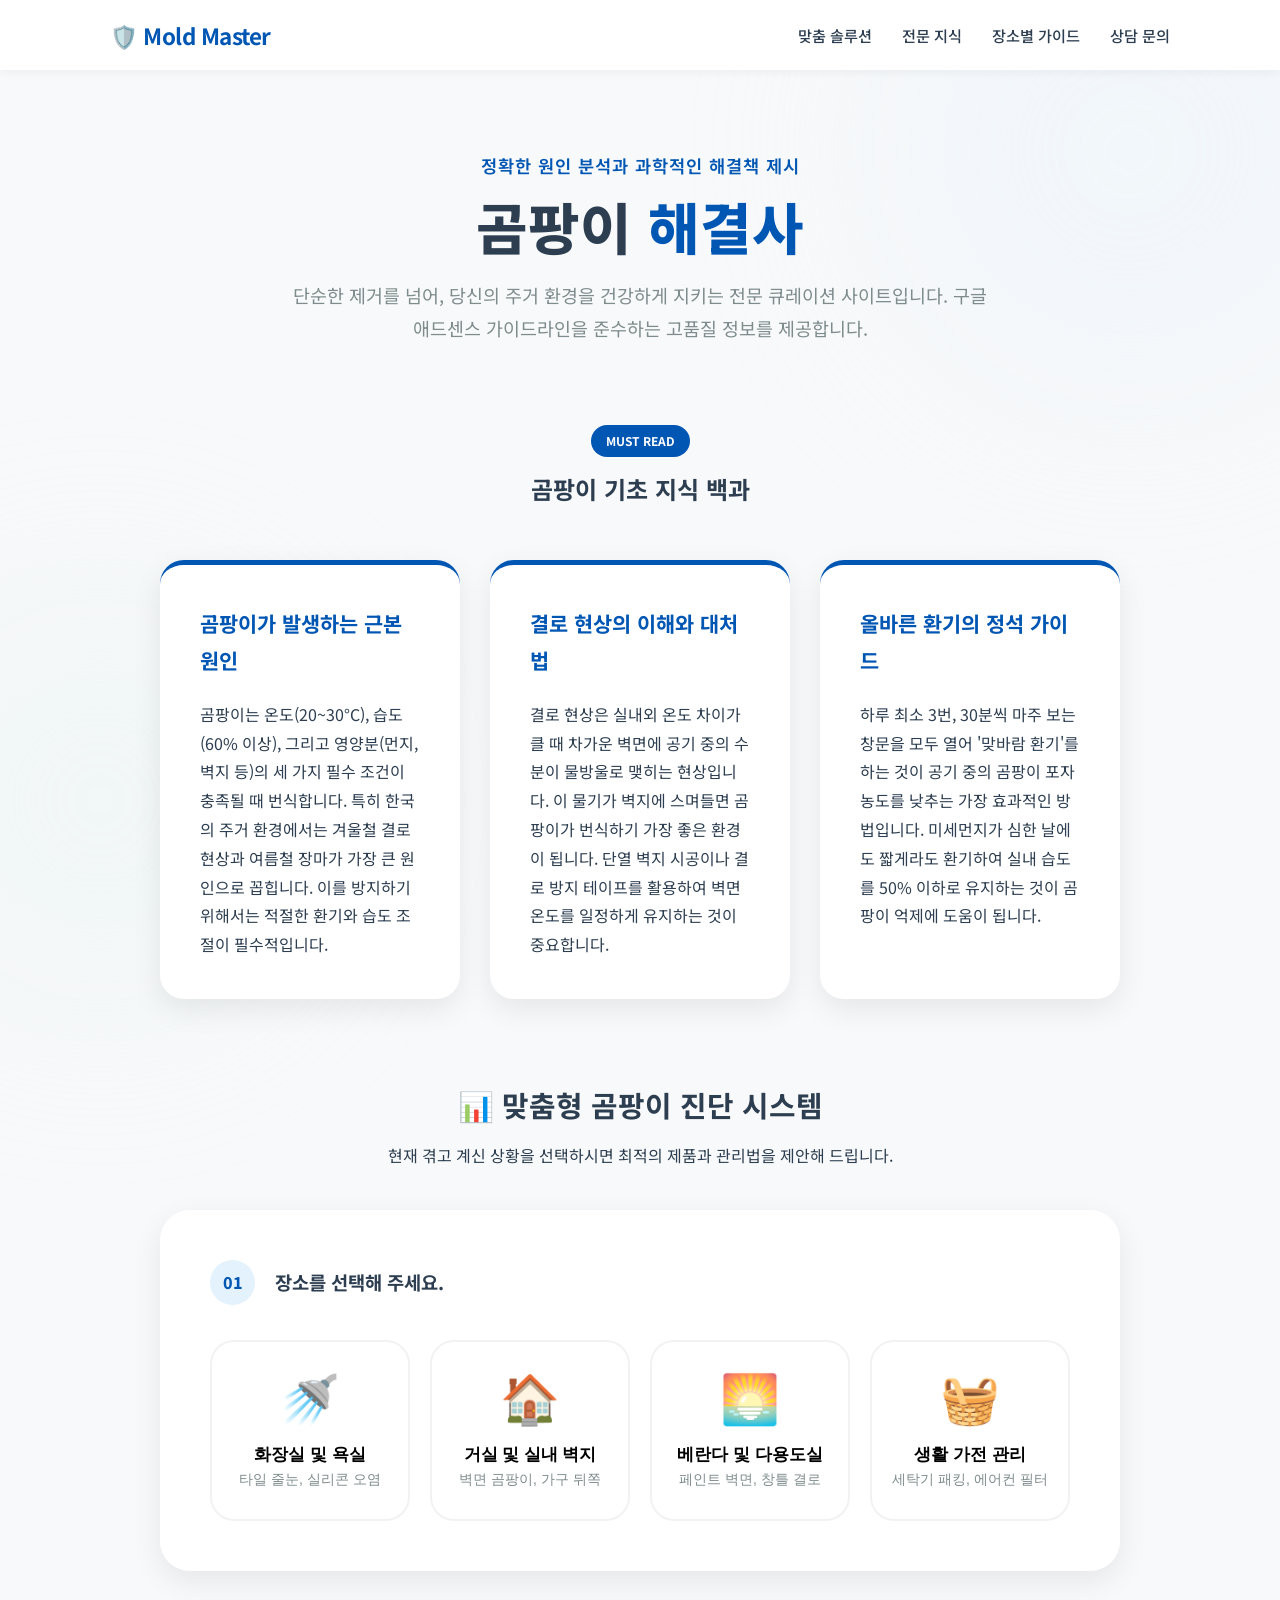
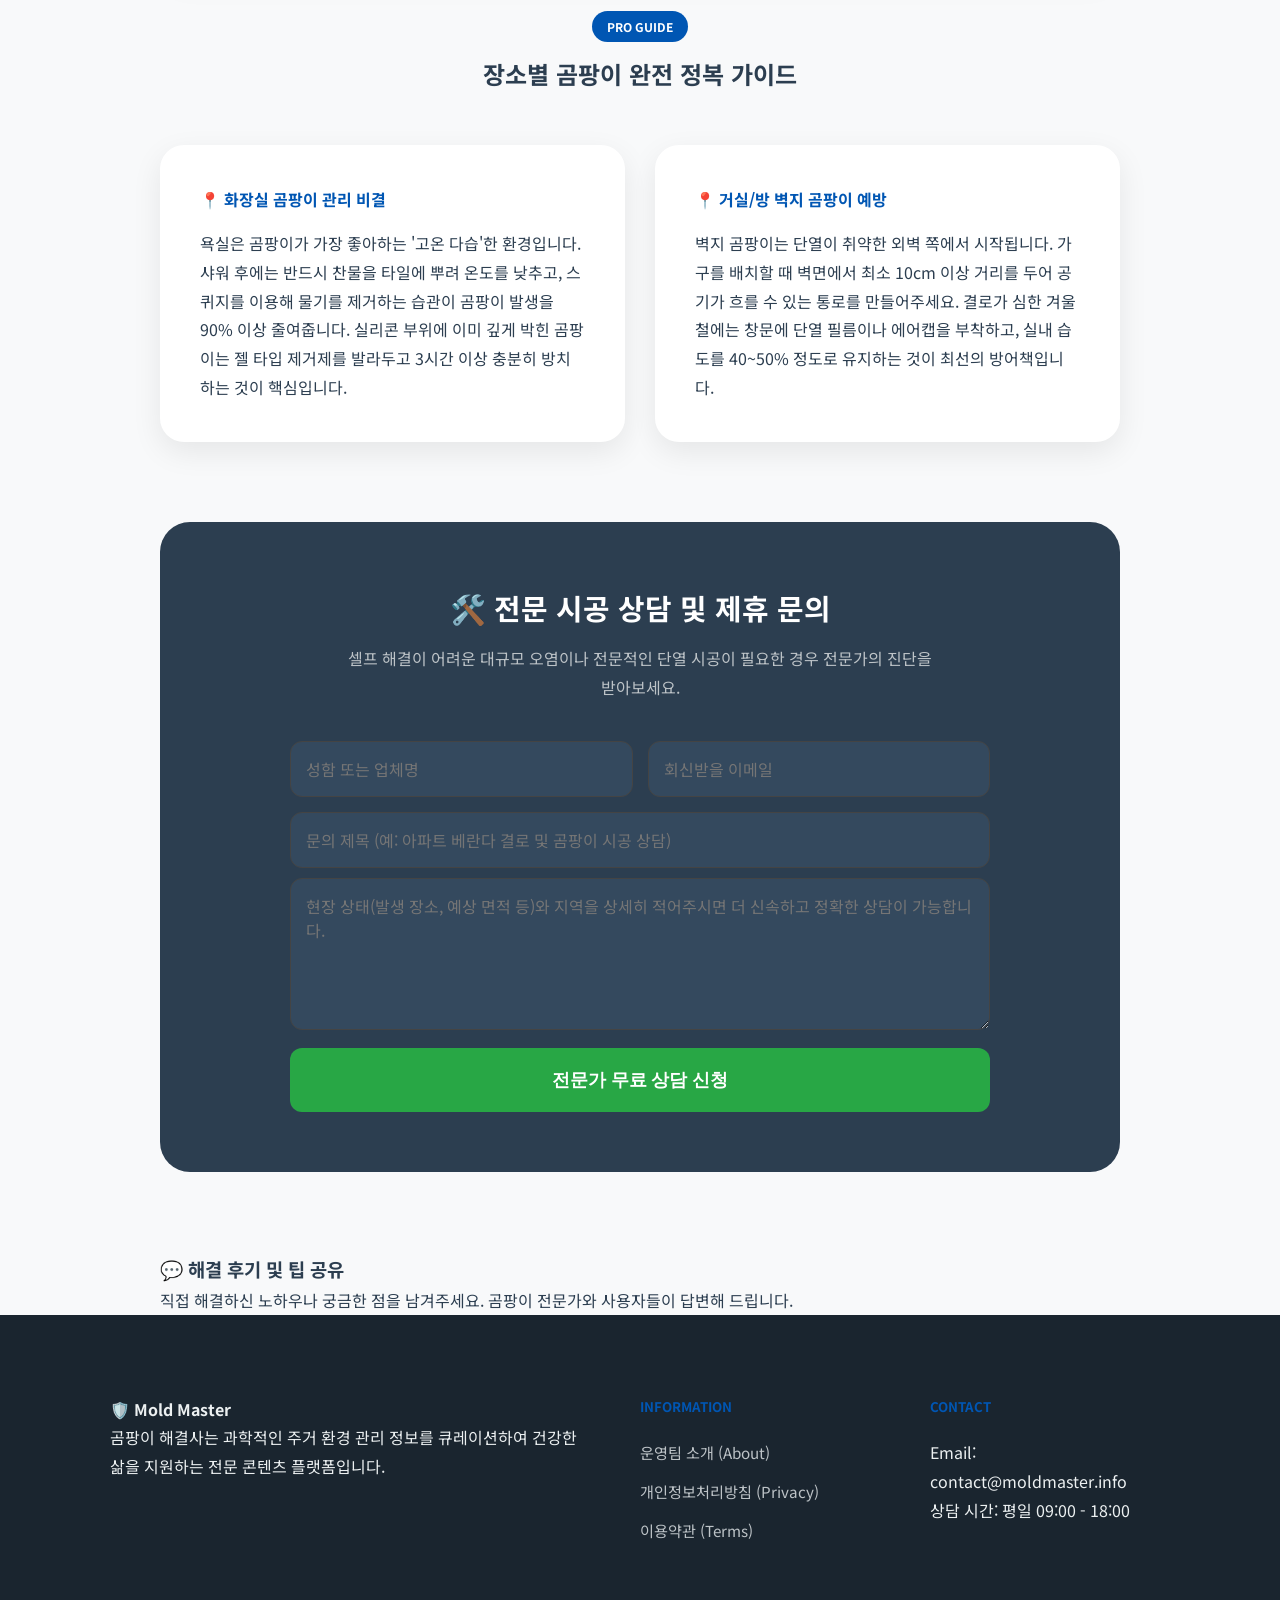
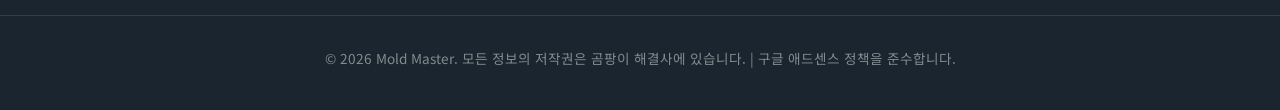
<file: index.html>
<!DOCTYPE html>
<html lang="ko">
<head>
    <!-- Google AdSense - 최상단 배치 유지 -->
    <script async src="https://pagead2.googlesyndication.com/pagead/js/adsbygoogle.js?client=ca-pub-6088674674134375" crossorigin="anonymous"></script>
    <meta name="google-adsense-account" content="ca-pub-6088674674134375">
    
    <meta charset="UTF-8">
    <meta name="viewport" content="width=device-width, initial-scale=1.0">
    <title>곰팡이 해결사 (Mold Master) | 전문 제거 솔루션 및 예방 가이드</title>
    <meta name="description" content="화장실, 벽지, 베란다 등 장소별 맞춤형 곰팡이 제거 솔루션과 예방 팁을 제공하는 전문 가이드 사이트입니다. 쾌적한 주거 환경을 위한 원인 분석과 전문적인 해결책을 제시합니다.">
    <meta name="keywords" content="곰팡이 제거, 화장실 곰팡이, 벽지 곰팡이, 베란다 곰팡이, 결로 방지, 습기 제거, 곰팡이 방지, 곰팡이 예방">
    <link rel="canonical" href="https://your-domain.com/">
    
    <link rel="preconnect" href="https://fonts.googleapis.com">
    <link rel="preconnect" href="https://fonts.gstatic.com" crossorigin>
    <link href="https://fonts.googleapis.com/css2?family=Noto+Sans+KR:wght@300;400;700&family=Poppins:wght@300;400;600&display=swap" rel="stylesheet">
    <link rel="stylesheet" href="style.css">
</head>
<body>
    <nav class="navbar">
        <div class="nav-container">
            <a href="/" class="nav-logo">🛡️ Mold Master</a>
            <ul class="nav-menu">
                <li><a href="#recommend">맞춤 솔루션</a></li>
                <li><a href="#encyclopedia">전문 지식</a></li>
                <li><a href="#prevention">장소별 가이드</a></li>
                <li><a href="#inquiry">상담 문의</a></li>
            </ul>
        </div>
    </nav>

    <div class="background-decor">
        <div class="circle circle-1"></div>
        <div class="circle circle-2"></div>
    </div>

    <div class="container">
        <header class="main-header">
            <h2 class="welcome-text">정확한 원인 분석과 과학적인 해결책 제시</h2>
            <h1>곰팡이 <span>해결사</span></h1>
            <p class="header-desc">단순한 제거를 넘어, 당신의 주거 환경을 건강하게 지키는 전문 큐레이션 사이트입니다. 구글 애드센스 가이드라인을 준수하는 고품질 정보를 제공합니다.</p>
        </header>

        <!-- [보강 1] 상시 노출 전문 지식 섹션 (내비게이션 및 콘텐츠 부족 방지) -->
        <section id="encyclopedia" class="info-section">
            <div class="section-header">
                <span class="badge">Must Read</span>
                <h2>곰팡이 기초 지식 백과</h2>
            </div>
            <div class="info-grid">
                <article class="info-card">
                    <h4>곰팡이가 발생하는 근본 원인</h4>
                    <p>곰팡이는 온도(20~30°C), 습도(60% 이상), 그리고 영양분(먼지, 벽지 등)의 세 가지 필수 조건이 충족될 때 번식합니다. 특히 한국의 주거 환경에서는 겨울철 결로 현상과 여름철 장마가 가장 큰 원인으로 꼽힙니다. 이를 방지하기 위해서는 적절한 환기와 습도 조절이 필수적입니다.</p>
                </article>
                <article class="info-card">
                    <h4>결로 현상의 이해와 대처법</h4>
                    <p>결로 현상은 실내외 온도 차이가 클 때 차가운 벽면에 공기 중의 수분이 물방울로 맺히는 현상입니다. 이 물기가 벽지에 스며들면 곰팡이가 번식하기 가장 좋은 환경이 됩니다. 단열 벽지 시공이나 결로 방지 테이프를 활용하여 벽면 온도를 일정하게 유지하는 것이 중요합니다.</p>
                </article>
                <article class="info-card">
                    <h4>올바른 환기의 정석 가이드</h4>
                    <p>하루 최소 3번, 30분씩 마주 보는 창문을 모두 열어 '맞바람 환기'를 하는 것이 공기 중의 곰팡이 포자 농도를 낮추는 가장 효과적인 방법입니다. 미세먼지가 심한 날에도 짧게라도 환기하여 실내 습도를 50% 이하로 유지하는 것이 곰팡이 억제에 도움이 됩니다.</p>
                </article>
            </div>
        </section>

        <!-- [보강 2] 맞춤 추천 섹션 (기존 기능) -->
        <main class="recommendation-engine" id="recommend">
            <div class="engine-header">
                <h3>📊 맞춤형 곰팡이 진단 시스템</h3>
                <p>현재 겪고 계신 상황을 선택하시면 최적의 제품과 관리법을 제안해 드립니다.</p>
            </div>

            <section id="step-1" class="step">
                <div class="step-header">
                    <span class="step-number">01</span>
                    <h3>장소를 선택해 주세요.</h3>
                </div>
                <div class="card-grid">
                    <button class="choice-card" data-place="bathroom">
                        <span class="icon">🚿</span>
                        <span class="label">화장실 및 욕실<br><small>타일 줄눈, 실리콘 오염</small></span>
                    </button>
                    <button class="choice-card" data-place="wallpaper">
                        <span class="icon">🏠</span>
                        <span class="label">거실 및 실내 벽지<br><small>벽면 곰팡이, 가구 뒤쪽</small></span>
                    </button>
                    <button class="choice-card" data-place="veranda">
                        <span class="icon">🌅</span>
                        <span class="label">베란다 및 다용도실<br><small>페인트 벽면, 창틀 결로</small></span>
                    </button>
                    <button class="choice-card" data-place="appliance">
                        <span class="icon">🧺</span>
                        <span class="label">생활 가전 관리<br><small>세탁기 패킹, 에어컨 필터</small></span>
                    </button>
                </div>
            </section>

            <section id="step-2" class="step hidden">
                <div class="step-header">
                    <span class="step-number">02</span>
                    <h3>발생 상황을 선택해 주세요.</h3>
                </div>
                <div class="button-group">
                    <button class="choice-btn" data-situation="condensation">겨울철 결로 현상</button>
                    <button class="choice-btn" data-situation="humidity">여름철 장마 습기</button>
                    <button class="choice-btn" data-situation="movein">이사/입주 전후 청소</button>
                    <button class="choice-btn" data-situation="routine">정기적인 일상 관리</button>
                </div>
            </section>

            <section id="result-area" class="result-section hidden">
                <div class="result-header">
                    <h3>🛡️ 맞춤 분석 결과 및 추천 솔루션</h3>
                </div>
                
                <div class="analysis-box">
                    <h4>장소별 상세 원인 분석</h4>
                    <p id="analysis-text"><!-- JS로 채워짐 --></p>
                </div>

                <div id="product-result" class="product-info">
                    <!-- JS로 채워질 영역 -->
                </div>

                <div class="expert-guide">
                    <h4>📝 전문가의 정밀 작업 가이드</h4>
                    <div id="guide-content" class="guide-text">
                        <!-- JS로 채워질 영역 -->
                    </div>
                </div>

                <div class="safety-precaution">
                    <h4>⚠️ 안전한 사용을 위한 주의사항</h4>
                    <p>곰팡이 제거제는 강력한 화학 성분을 포함하고 있으므로 사용 시 반드시 다음 수칙을 지켜주세요.</p>
                    <ul>
                        <li>작업 전 반드시 고무장갑, 마스크, 보호 안경을 착용하세요.</li>
                        <li>락스 성분 제품 사용 시 반드시 창문을 열어 환기를 확보하세요.</li>
                        <li>다른 세제(특히 식초, 구연산 등 산성 세제)와 절대 혼합하여 사용하지 마세요.</li>
                    </ul>
                </div>

                <button class="reset-btn" id="reset-btn">다른 장소 진단하기</button>
            </section>
        </main>

        <!-- [보강 3] 장소별 심층 가이드 섹션 (내용 풍성화 및 도어웨이 방지) -->
        <section id="prevention" class="prevention-guide">
            <div class="section-header">
                <span class="badge">Pro Guide</span>
                <h2>장소별 곰팡이 완전 정복 가이드</h2>
            </div>
            <div class="guide-tabs">
                <div class="tab-content">
                    <h4>📍 화장실 곰팡이 관리 비결</h4>
                    <p>욕실은 곰팡이가 가장 좋아하는 '고온 다습'한 환경입니다. 샤워 후에는 반드시 찬물을 타일에 뿌려 온도를 낮추고, 스퀴지를 이용해 물기를 제거하는 습관이 곰팡이 발생을 90% 이상 줄여줍니다. 실리콘 부위에 이미 깊게 박힌 곰팡이는 젤 타입 제거제를 발라두고 3시간 이상 충분히 방치하는 것이 핵심입니다.</p>
                </div>
                <div class="tab-content">
                    <h4>📍 거실/방 벽지 곰팡이 예방</h4>
                    <p>벽지 곰팡이는 단열이 취약한 외벽 쪽에서 시작됩니다. 가구를 배치할 때 벽면에서 최소 10cm 이상 거리를 두어 공기가 흐를 수 있는 통로를 만들어주세요. 결로가 심한 겨울철에는 창문에 단열 필름이나 에어캡을 부착하고, 실내 습도를 40~50% 정도로 유지하는 것이 최선의 방어책입니다.</p>
                </div>
            </div>
        </section>

        <!-- 문의 섹션 -->
        <section id="inquiry" class="inquiry-section">
            <div class="inquiry-header">
                <h3>🛠️ 전문 시공 상담 및 제휴 문의</h3>
                <p>셀프 해결이 어려운 대규모 오염이나 전문적인 단열 시공이 필요한 경우 전문가의 진단을 받아보세요.</p>
            </div>
            <form action="https://formspree.io/f/mqewyjdj" method="POST" id="inquiry-form">
                <div class="input-group">
                    <input type="text" name="name" placeholder="성함 또는 업체명" required aria-label="성함">
                    <input type="email" name="email" placeholder="회신받을 이메일" required aria-label="이메일">
                </div>
                <input type="text" name="subject" placeholder="문의 제목 (예: 아파트 베란다 결로 및 곰팡이 시공 상담)" required style="margin-bottom: 10px;" aria-label="제목">
                <textarea name="message" rows="5" placeholder="현장 상태(발생 장소, 예상 면적 등)와 지역을 상세히 적어주시면 더 신속하고 정확한 상담이 가능합니다." required aria-label="내용"></textarea>
                <button type="submit" class="submit-btn">전문가 무료 상담 신청</button>
            </form>
        </section>

        <!-- 사용자 참여 섹션 (신뢰도 상승) -->
        <div class="comments-section">
            <h3>💬 해결 후기 및 팁 공유</h3>
            <p>직접 해결하신 노하우나 궁금한 점을 남겨주세요. 곰팡이 전문가와 사용자들이 답변해 드립니다.</p>
            <div id="disqus_thread"></div>
        </div>
    </div>

    <!-- 하단 푸터 (필수 링크 보강) -->
    <footer class="main-footer">
        <div class="footer-container">
            <div class="footer-info">
                <h4>🛡️ Mold Master</h4>
                <p>곰팡이 해결사는 과학적인 주거 환경 관리 정보를 큐레이션하여 건강한 삶을 지원하는 전문 콘텐츠 플랫폼입니다.</p>
            </div>
            <div class="footer-links">
                <h5>Information</h5>
                <ul>
                    <li><a href="/about.html">운영팀 소개 (About)</a></li>
                    <li><a href="/privacy.html">개인정보처리방침 (Privacy)</a></li>
                    <li><a href="/terms.html">이용약관 (Terms)</a></li>
                </ul>
            </div>
            <div class="footer-contact">
                <h5>Contact</h5>
                <p>Email: contact@moldmaster.info</p>
                <p>상담 시간: 평일 09:00 - 18:00</p>
            </div>
        </div>
        <div class="footer-bottom">
            <p>&copy; 2026 Mold Master. 모든 정보의 저작권은 곰팡이 해결사에 있습니다. | 구글 애드센스 정책을 준수합니다.</p>
        </div>
    </footer>

    <script src="main.js"></script>
    <script>
        (function() {
        var d = document, s = d.createElement('script');
        s.src = 'https://bulider.disqus.com/embed.js';
        s.setAttribute('data-timestamp', +new Date());
        (d.head || d.body).appendChild(s);
        })();
    </script>
</body>
</html>
</file>
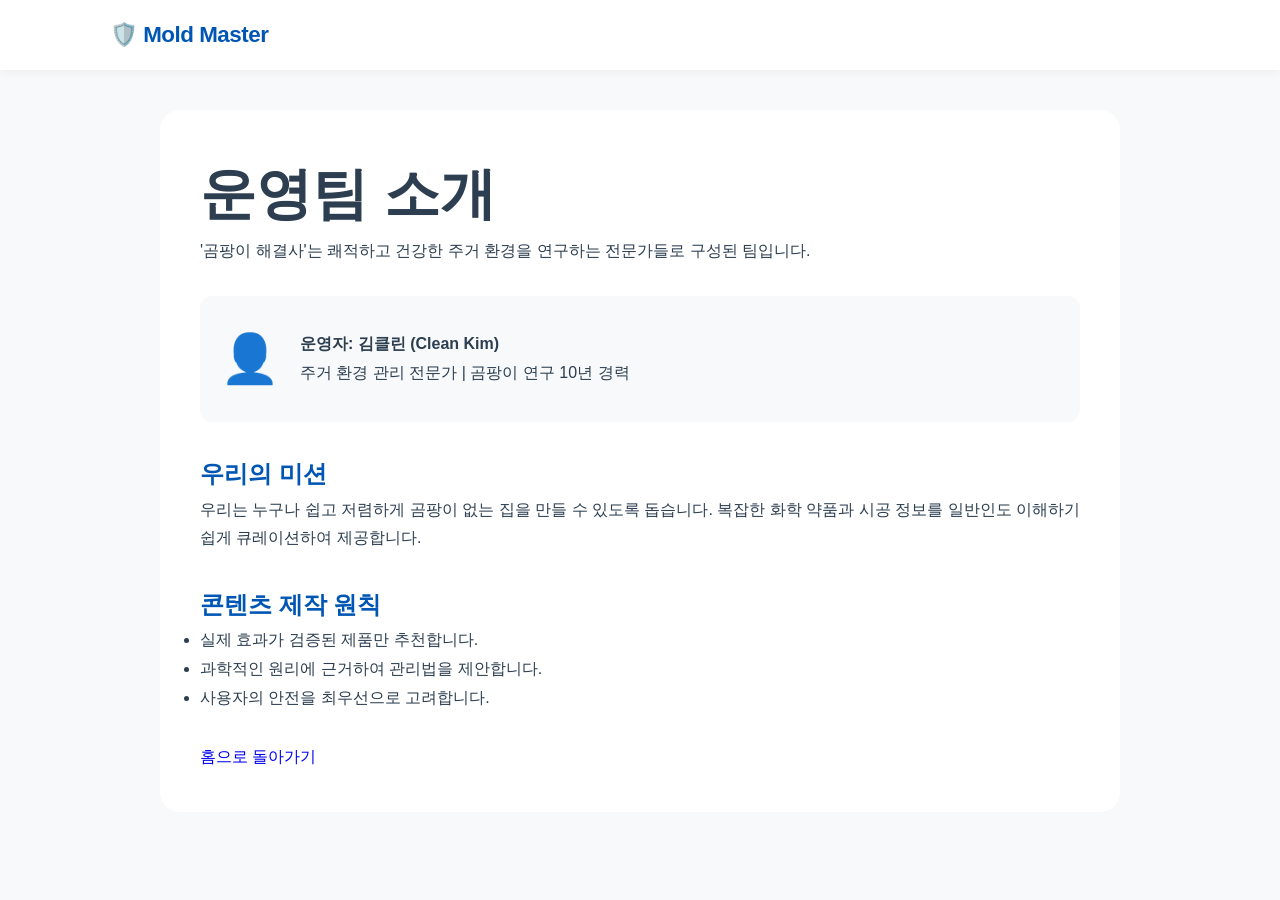
<file: about.html>
<!DOCTYPE html>
<html lang="ko">
<head>
    <meta charset="UTF-8">
    <meta name="viewport" content="width=device-width, initial-scale=1.0">
    <title>운영팀 소개 | 곰팡이 해결사 (Mold Master)</title>
    <link rel="stylesheet" href="style.css">
    <style>
        .policy-content { background: white; padding: 40px; border-radius: 20px; margin-top: 40px; line-height: 1.8; }
        .policy-content h2 { margin-top: 30px; color: var(--primary-color); }
        .team-profile { display: flex; align-items: center; gap: 20px; margin-top: 30px; padding: 20px; background: #f8f9fa; border-radius: 12px; }
        .team-icon { font-size: 3rem; }
    </style>
</head>
<body>
    <nav class="navbar">
        <div class="nav-container">
            <a href="/" class="nav-logo">🛡️ Mold Master</a>
        </div>
    </nav>
    <div class="container">
        <div class="policy-content">
            <h1>운영팀 소개</h1>
            <p>'곰팡이 해결사'는 쾌적하고 건강한 주거 환경을 연구하는 전문가들로 구성된 팀입니다.</p>
            
            <div class="team-profile">
                <span class="team-icon">👤</span>
                <div>
                    <h4>운영자: 김클린 (Clean Kim)</h4>
                    <p>주거 환경 관리 전문가 | 곰팡이 연구 10년 경력</p>
                </div>
            </div>

            <h2>우리의 미션</h2>
            <p>우리는 누구나 쉽고 저렴하게 곰팡이 없는 집을 만들 수 있도록 돕습니다. 복잡한 화학 약품과 시공 정보를 일반인도 이해하기 쉽게 큐레이션하여 제공합니다.</p>
            
            <h2>콘텐츠 제작 원칙</h2>
            <ul>
                <li>실제 효과가 검증된 제품만 추천합니다.</li>
                <li>과학적인 원리에 근거하여 관리법을 제안합니다.</li>
                <li>사용자의 안전을 최우선으로 고려합니다.</li>
            </ul>
            
            <a href="/" class="reset-btn" style="display:inline-block; margin-top:30px; text-decoration:none; text-align:center;">홈으로 돌아가기</a>
        </div>
    </div>
</body>
</html>
</file>
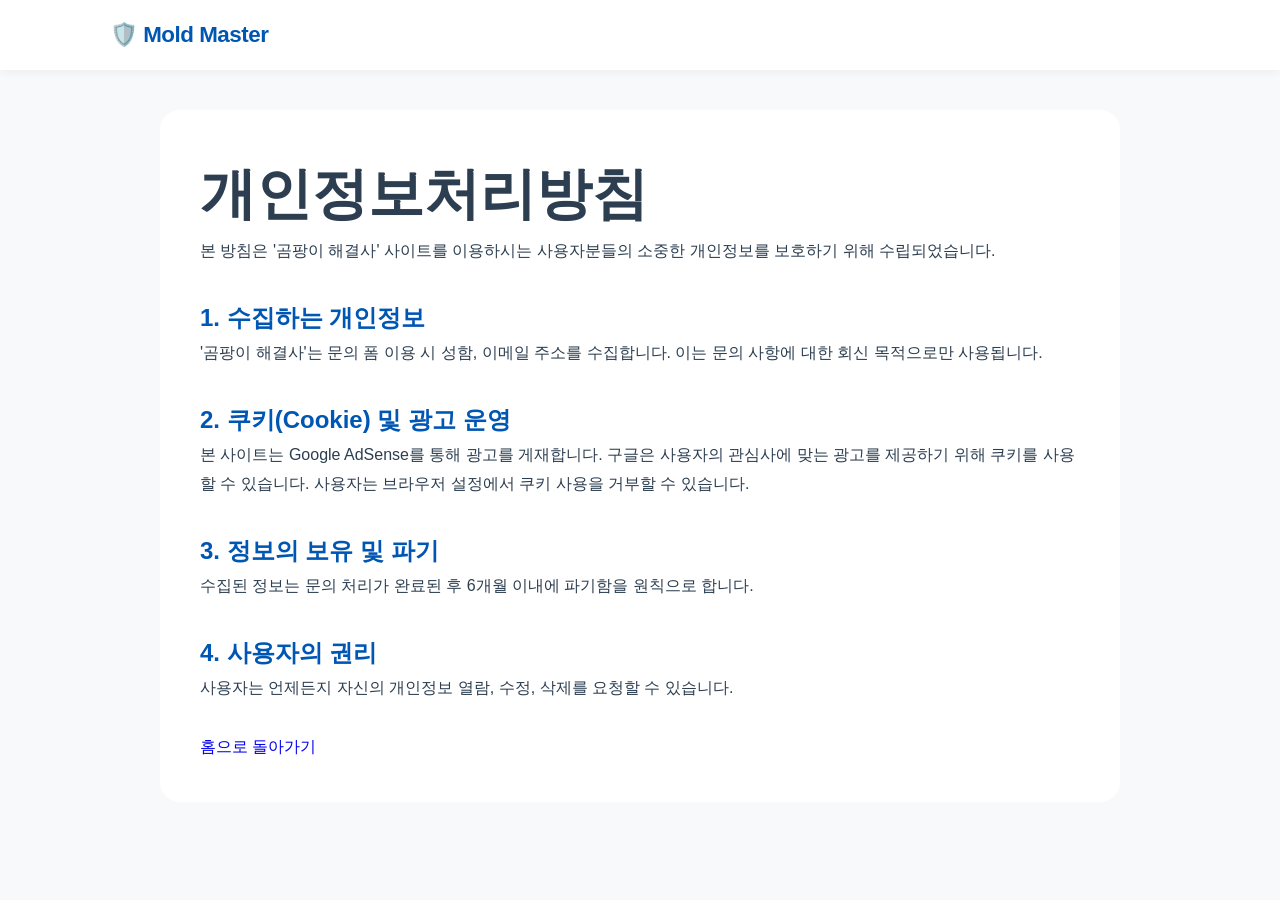
<file: privacy.html>
<!DOCTYPE html>
<html lang="ko">
<head>
    <meta charset="UTF-8">
    <meta name="viewport" content="width=device-width, initial-scale=1.0">
    <title>개인정보처리방침 | 곰팡이 해결사 (Mold Master)</title>
    <link rel="stylesheet" href="style.css">
    <style>
        .policy-content { background: white; padding: 40px; border-radius: 20px; margin-top: 40px; line-height: 1.8; }
        .policy-content h2 { margin-top: 30px; color: var(--primary-color); }
    </style>
</head>
<body>
    <nav class="navbar">
        <div class="nav-container">
            <a href="/" class="nav-logo">🛡️ Mold Master</a>
        </div>
    </nav>
    <div class="container">
        <div class="policy-content">
            <h1>개인정보처리방침</h1>
            <p>본 방침은 '곰팡이 해결사' 사이트를 이용하시는 사용자분들의 소중한 개인정보를 보호하기 위해 수립되었습니다.</p>
            
            <h2>1. 수집하는 개인정보</h2>
            <p>'곰팡이 해결사'는 문의 폼 이용 시 성함, 이메일 주소를 수집합니다. 이는 문의 사항에 대한 회신 목적으로만 사용됩니다.</p>
            
            <h2>2. 쿠키(Cookie) 및 광고 운영</h2>
            <p>본 사이트는 Google AdSense를 통해 광고를 게재합니다. 구글은 사용자의 관심사에 맞는 광고를 제공하기 위해 쿠키를 사용할 수 있습니다. 사용자는 브라우저 설정에서 쿠키 사용을 거부할 수 있습니다.</p>
            
            <h2>3. 정보의 보유 및 파기</h2>
            <p>수집된 정보는 문의 처리가 완료된 후 6개월 이내에 파기함을 원칙으로 합니다.</p>
            
            <h2>4. 사용자의 권리</h2>
            <p>사용자는 언제든지 자신의 개인정보 열람, 수정, 삭제를 요청할 수 있습니다.</p>
            
            <a href="/" class="reset-btn" style="display:inline-block; margin-top:30px; text-decoration:none; text-align:center;">홈으로 돌아가기</a>
        </div>
    </div>
</body>
</html>
</file>
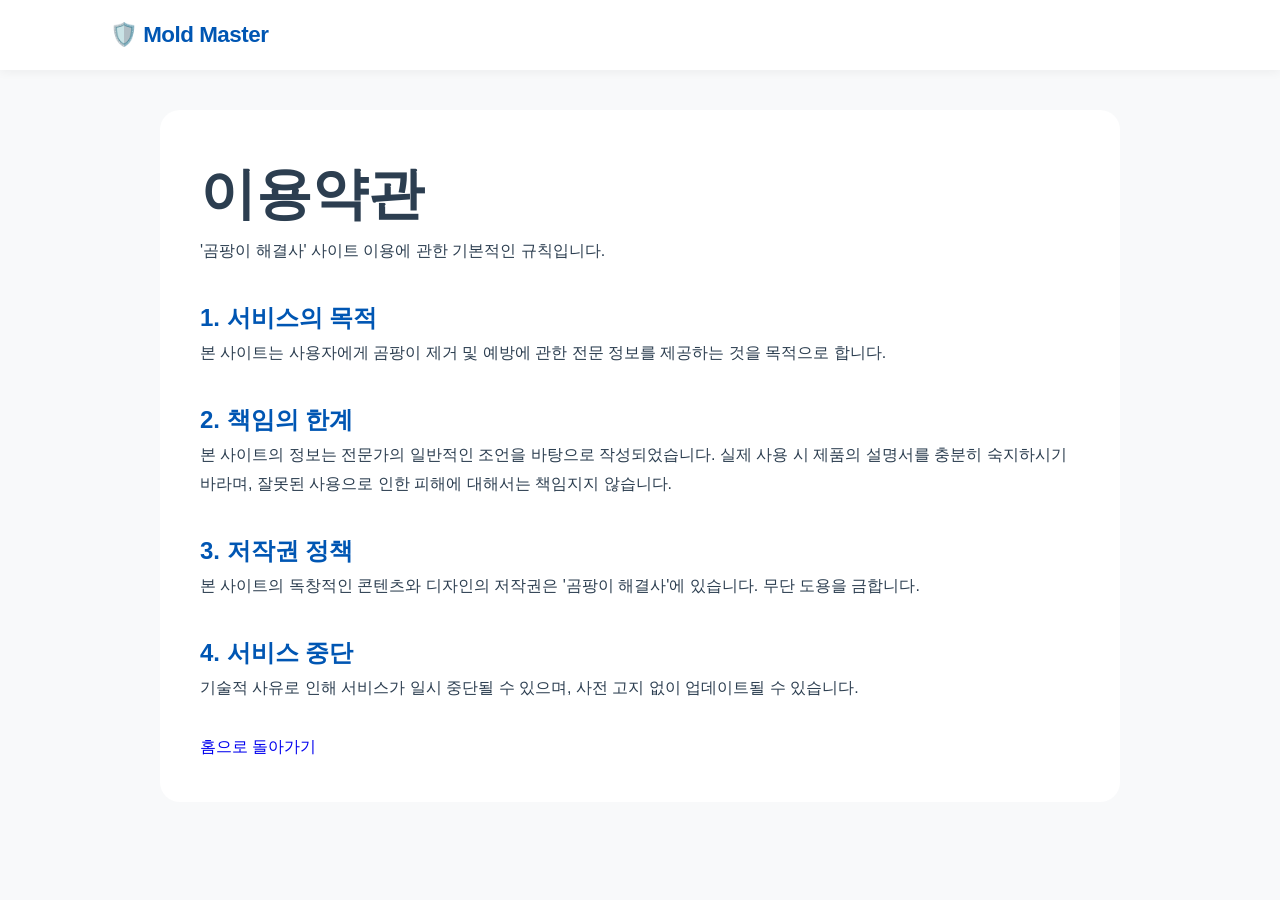
<file: terms.html>
<!DOCTYPE html>
<html lang="ko">
<head>
    <meta charset="UTF-8">
    <meta name="viewport" content="width=device-width, initial-scale=1.0">
    <title>이용약관 | 곰팡이 해결사 (Mold Master)</title>
    <link rel="stylesheet" href="style.css">
    <style>
        .policy-content { background: white; padding: 40px; border-radius: 20px; margin-top: 40px; line-height: 1.8; }
        .policy-content h2 { margin-top: 30px; color: var(--primary-color); }
    </style>
</head>
<body>
    <nav class="navbar">
        <div class="nav-container">
            <a href="/" class="nav-logo">🛡️ Mold Master</a>
        </div>
    </nav>
    <div class="container">
        <div class="policy-content">
            <h1>이용약관</h1>
            <p>'곰팡이 해결사' 사이트 이용에 관한 기본적인 규칙입니다.</p>
            
            <h2>1. 서비스의 목적</h2>
            <p>본 사이트는 사용자에게 곰팡이 제거 및 예방에 관한 전문 정보를 제공하는 것을 목적으로 합니다.</p>
            
            <h2>2. 책임의 한계</h2>
            <p>본 사이트의 정보는 전문가의 일반적인 조언을 바탕으로 작성되었습니다. 실제 사용 시 제품의 설명서를 충분히 숙지하시기 바라며, 잘못된 사용으로 인한 피해에 대해서는 책임지지 않습니다.</p>
            
            <h2>3. 저작권 정책</h2>
            <p>본 사이트의 독창적인 콘텐츠와 디자인의 저작권은 '곰팡이 해결사'에 있습니다. 무단 도용을 금합니다.</p>
            
            <h2>4. 서비스 중단</h2>
            <p>기술적 사유로 인해 서비스가 일시 중단될 수 있으며, 사전 고지 없이 업데이트될 수 있습니다.</p>
            
            <a href="/" class="reset-btn" style="display:inline-block; margin-top:30px; text-decoration:none; text-align:center;">홈으로 돌아가기</a>
        </div>
    </div>
</body>
</html>
</file>
<file: style.css>
:root {
    --primary-color: #0056b3;
    --primary-hover: #004494;
    --secondary-color: #e3f2fd;
    --accent-color: #28a745;
    --text-color: #2c3e50;
    --light-text: #7f8c8d;
    --bg-color: #f8f9fa;
    --white: #ffffff;
    --nav-bg: rgba(255, 255, 255, 0.95);
    --shadow: 0 10px 30px rgba(0, 0, 0, 0.08);
    --transition: all 0.3s ease;
}

* {
    margin: 0;
    padding: 0;
    box-sizing: border-box;
}

body {
    font-family: 'Noto Sans KR', 'Poppins', sans-serif;
    background-color: var(--bg-color);
    color: var(--text-color);
    line-height: 1.8;
    overflow-x: hidden;
    padding-top: 70px;
}

/* Navbar */
.navbar {
    position: fixed;
    top: 0;
    left: 0;
    width: 100%;
    height: 70px;
    background: var(--nav-bg);
    backdrop-filter: blur(10px);
    box-shadow: 0 2px 10px rgba(0,0,0,0.05);
    z-index: 1000;
    display: flex;
    align-items: center;
}

.nav-container {
    max-width: 1100px;
    margin: 0 auto;
    width: 100%;
    padding: 0 20px;
    display: flex;
    justify-content: space-between;
    align-items: center;
}

.nav-logo {
    font-size: 1.4rem;
    font-weight: 700;
    color: var(--primary-color);
    text-decoration: none;
    letter-spacing: -0.5px;
}

.nav-menu {
    display: flex;
    list-style: none;
    gap: 30px;
}

.nav-menu a {
    text-decoration: none;
    color: var(--text-color);
    font-size: 0.95rem;
    font-weight: 500;
    transition: var(--transition);
}

.nav-menu a:hover {
    color: var(--primary-color);
}

/* Main Container */
.container {
    max-width: 1000px;
    margin: 0 auto;
    padding: 0 20px;
}

/* Header */
.main-header {
    text-align: center;
    margin: 80px 0;
}

h1 {
    font-size: 3.5rem;
    font-weight: 800;
    margin: 10px 0;
    line-height: 1.2;
}

h1 span {
    color: var(--primary-color);
}

.welcome-text {
    font-size: 1.1rem;
    color: var(--primary-color);
    font-weight: 600;
    text-transform: uppercase;
    letter-spacing: 1px;
}

.header-desc {
    max-width: 700px;
    margin: 20px auto 0;
    color: var(--light-text);
    font-size: 1.15rem;
}

/* Common Section Styles */
section {
    margin-bottom: 80px;
    animation: fadeIn 1s ease;
}

.section-header {
    text-align: center;
    margin-bottom: 50px;
}

.badge {
    display: inline-block;
    padding: 5px 15px;
    background: var(--primary-color);
    color: white;
    border-radius: 50px;
    font-size: 0.75rem;
    font-weight: 700;
    margin-bottom: 10px;
    text-transform: uppercase;
}

/* Info Section (Encyclopedia) */
.info-grid {
    display: grid;
    grid-template-columns: repeat(auto-fit, minmax(280px, 1fr));
    gap: 30px;
}

.info-card {
    background: var(--white);
    padding: 40px;
    border-radius: 24px;
    box-shadow: var(--shadow);
    border-top: 5px solid var(--primary-color);
}

.info-card h4 {
    font-size: 1.3rem;
    color: var(--primary-color);
    margin-bottom: 20px;
}

/* Engine Header */
.engine-header {
    text-align: center;
    margin-bottom: 40px;
}

.engine-header h3 {
    font-size: 1.8rem;
    margin-bottom: 10px;
}

/* Cards & Buttons */
.step {
    background: var(--white);
    padding: 50px;
    border-radius: 30px;
    box-shadow: var(--shadow);
    margin-bottom: 40px;
}

.step-header {
    display: flex;
    align-items: center;
    gap: 20px;
    margin-bottom: 35px;
}

.step-number {
    background: var(--secondary-color);
    color: var(--primary-color);
    width: 45px;
    height: 45px;
    display: flex;
    align-items: center;
    justify-content: center;
    border-radius: 50%;
    font-weight: 800;
    font-size: 1rem;
}

.card-grid {
    display: grid;
    grid-template-columns: repeat(auto-fit, minmax(200px, 1fr));
    gap: 20px;
}

.choice-card {
    background: var(--white);
    border: 2px solid #f2f2f2;
    border-radius: 24px;
    padding: 30px 20px;
    cursor: pointer;
    transition: var(--transition);
}

.choice-card:hover {
    border-color: var(--primary-color);
    transform: translateY(-8px);
    box-shadow: 0 15px 30px rgba(0, 86, 179, 0.1);
}

.choice-card.active {
    background: var(--secondary-color);
    border-color: var(--primary-color);
}

.choice-card .icon {
    font-size: 3rem;
    display: block;
    margin-bottom: 15px;
}

.choice-card .label {
    font-size: 1.05rem;
    font-weight: 700;
}

.choice-card small {
    display: block;
    margin-top: 5px;
    font-weight: 400;
    color: var(--light-text);
}

.button-group {
    display: grid;
    grid-template-columns: 1fr 1fr;
    gap: 15px;
}

.choice-btn {
    padding: 20px;
    border: 2px solid #f2f2f2;
    border-radius: 15px;
    background: var(--white);
    font-size: 1rem;
    font-weight: 700;
    cursor: pointer;
    transition: var(--transition);
}

.choice-btn:hover {
    border-color: var(--primary-color);
    color: var(--primary-color);
}

.choice-btn.active {
    background: var(--primary-color);
    color: white;
    border-color: var(--primary-color);
}

/* Result Section */
.result-section {
    background: var(--white);
    padding: 60px;
    border-radius: 40px;
    border: 4px solid var(--primary-color);
}

.analysis-box {
    background: #fdfdfd;
    padding: 25px;
    border-radius: 16px;
    border-left: 6px solid #d1d8e0;
    margin-bottom: 40px;
}

.product-card {
    background: #fff;
    border: 1px solid #eee;
    padding: 30px;
    border-radius: 20px;
    margin-bottom: 20px;
}

.product-card h4 {
    color: var(--primary-color);
    font-size: 1.2rem;
    margin-bottom: 10px;
}

.expert-guide {
    background: var(--secondary-color);
    padding: 40px;
    border-radius: 24px;
    margin: 40px 0;
}

.guide-text {
    font-size: 1rem;
    line-height: 1.8;
}

/* Prevention Guide */
.guide-tabs {
    display: grid;
    grid-template-columns: 1fr 1fr;
    gap: 30px;
}

.tab-content {
    background: var(--white);
    padding: 40px;
    border-radius: 24px;
    box-shadow: var(--shadow);
}

.tab-content h4 {
    margin-bottom: 15px;
    color: var(--primary-color);
}

/* Inquiry Section */
.inquiry-section {
    background: #2c3e50;
    color: white;
    padding: 60px 40px;
    border-radius: 30px;
    margin-top: 80px;
}

.inquiry-header {
    text-align: center;
    margin-bottom: 40px;
}

.inquiry-header h3 {
    font-size: 1.8rem;
    margin-bottom: 10px;
}

.inquiry-header p {
    color: #bdc3c7;
    max-width: 600px;
    margin: 0 auto;
}

#inquiry-form {
    max-width: 700px;
    margin: 0 auto;
}

.input-group {
    display: grid;
    grid-template-columns: 1fr 1fr;
    gap: 15px;
    margin-bottom: 15px;
}

#inquiry-form input, 
#inquiry-form textarea {
    width: 100%;
    padding: 15px;
    border-radius: 12px;
    border: 1px solid #444;
    background: #34495e;
    color: var(--white);
    font-family: inherit;
    font-size: 1rem;
}

#inquiry-form input:focus, 
#inquiry-form textarea:focus {
    outline: none;
    border-color: var(--primary-color);
}

#inquiry-form .submit-btn {
    width: 100%;
    padding: 20px;
    background: var(--accent-color);
    color: white;
    border: none;
    border-radius: 12px;
    font-size: 1.1rem;
    font-weight: 800;
    cursor: pointer;
    transition: var(--transition);
    margin-top: 10px;
}

#inquiry-form .submit-btn:hover {
    background: #219150;
    transform: translateY(-3px);
    box-shadow: 0 5px 15px rgba(0, 0, 0, 0.2);
}

/* Footer */
.main-footer {
    background: #1a252f;
    color: #ecf0f1;
    padding: 80px 0 40px;
}

.footer-container {
    max-width: 1100px;
    margin: 0 auto;
    padding: 0 20px;
    display: grid;
    grid-template-columns: 2fr 1fr 1fr;
    gap: 50px;
}

.footer-links h5, .footer-contact h5 {
    color: var(--primary-color);
    margin-bottom: 20px;
    text-transform: uppercase;
}

.footer-links ul { list-style: none; }
.footer-links li { margin-bottom: 10px; }
.footer-links a { color: #bdc3c7; text-decoration: none; font-size: 0.95rem; }
.footer-links a:hover { color: white; }

.footer-bottom {
    text-align: center;
    margin-top: 60px;
    padding-top: 30px;
    border-top: 1px solid #2c3e50;
    color: #7f8c8d;
    font-size: 0.85rem;
}

/* Utilities */
.hidden { display: none; }
.background-decor { position: fixed; top: 0; left: 0; width: 100%; height: 100%; z-index: -1; }
.circle { position: absolute; border-radius: 50%; filter: blur(100px); opacity: 0.3; }
.circle-1 { width: 500px; height: 500px; background: var(--secondary-color); top: -100px; right: -100px; }
.circle-2 { width: 400px; height: 400px; background: #e0f2f1; bottom: -100px; left: -100px; }

@keyframes fadeIn { from { opacity: 0; transform: translateY(30px); } to { opacity: 1; transform: translateY(0); } }

@media (max-width: 768px) {
    .nav-menu { display: none; }
    .footer-container { grid-template-columns: 1fr; }
    h1 { font-size: 2.5rem; }
    .button-group, .guide-tabs { grid-template-columns: 1fr; }
    .step, .result-section { padding: 30px; }
}
</file>
